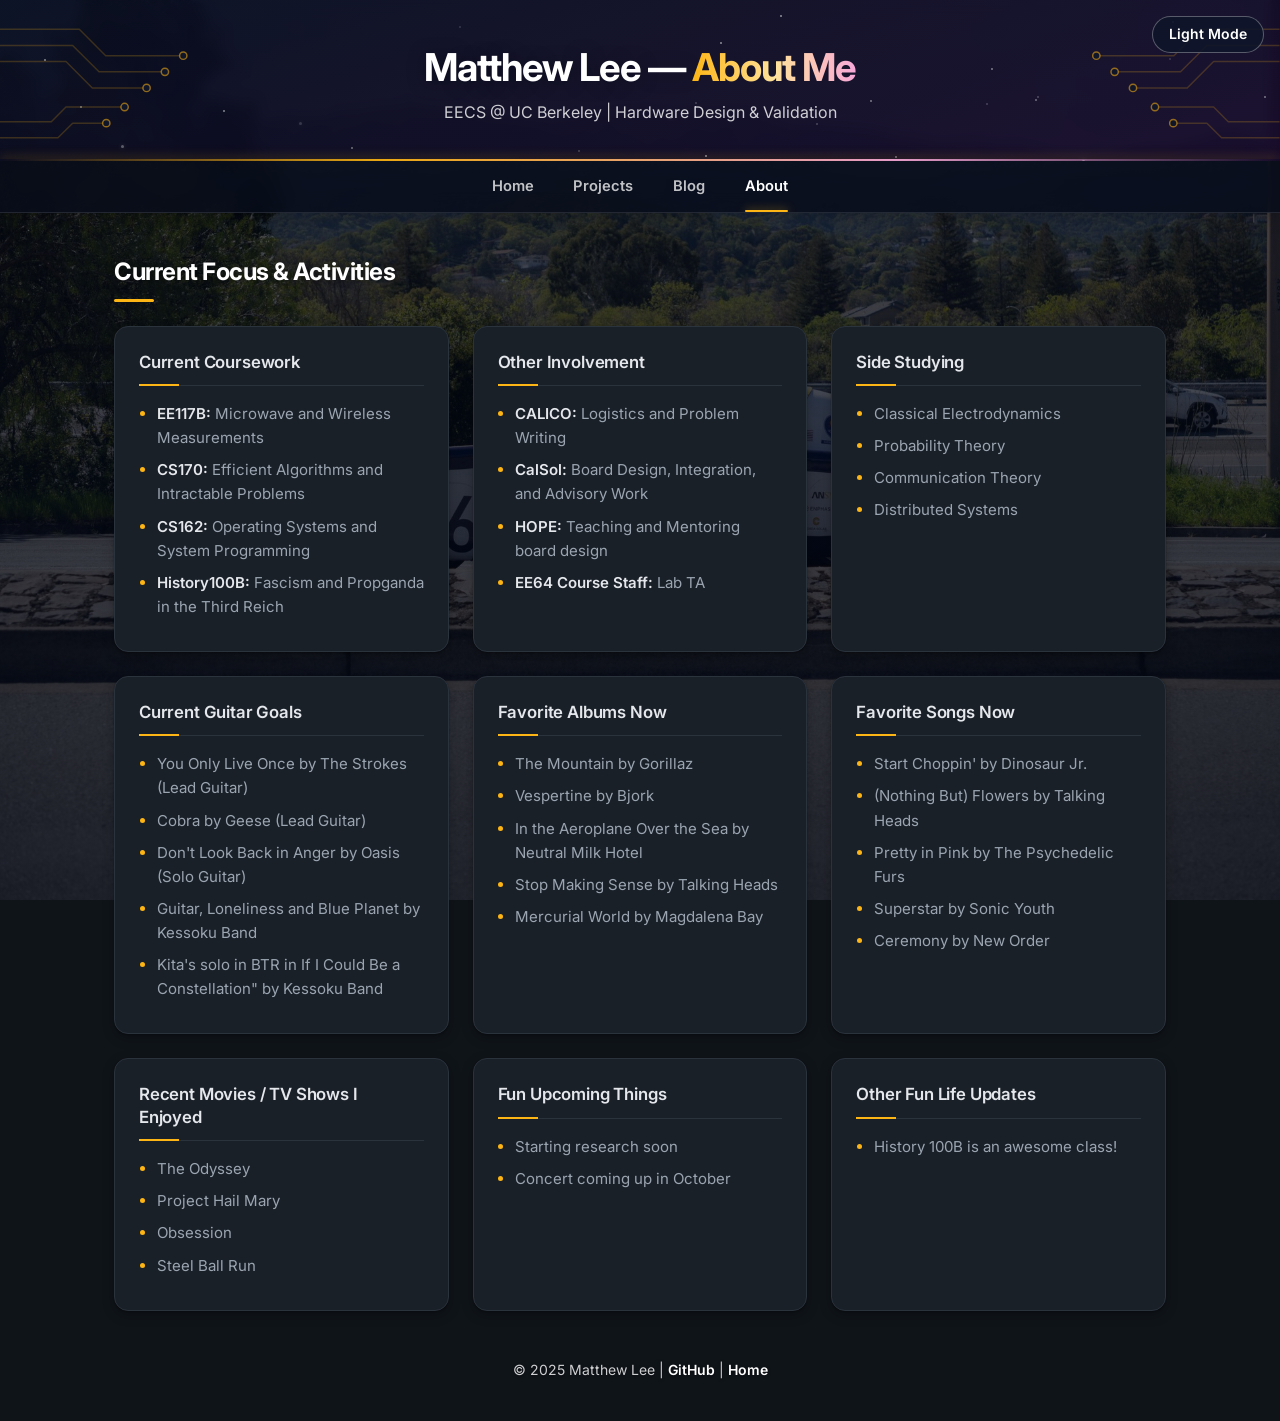
<file: about.html>
<!DOCTYPE html>
<html lang="en">
<head>
  <meta charset="UTF-8" />
  <meta name="viewport" content="width=device-width, initial-scale=1.0" />
  <title>About — Matthew Lee</title>
  <link rel="preconnect" href="https://fonts.googleapis.com">
  <link rel="preconnect" href="https://fonts.gstatic.com" crossorigin>
  <link href="https://fonts.googleapis.com/css2?family=Inter:wght@400;500;600;700&display=swap" rel="stylesheet">
  <link rel="stylesheet" href="theme.css">
  <style>
    /* Page background (overrides theme.css) */
    .page-bg::before {
      background-image: url("images/wallpapers/about.jpg");
      background-position: center 70%;
    }

    /* 3x3 card grid */
    .grid-container {
      display: grid;
      grid-template-columns: repeat(3, 1fr);
      gap: var(--gutter);
    }

    .card {
      background: var(--surface);
      border: 1px solid var(--border);
      border-radius: var(--radius);
      box-shadow: var(--shadow);
      padding: 1.5rem;
      display: flex;
      flex-direction: column;
      transition: box-shadow 0.2s ease;
    }
    .card:hover { box-shadow: var(--shadow-hover); }

    .card h3 {
      position: relative;
      margin: 0 0 1rem;
      padding-bottom: 0.75rem;
      border-bottom: 1px solid var(--border);
      font-size: 1.05rem;
      font-weight: 600;
      letter-spacing: -0.01em;
      line-height: 1.35;
    }
    .card h3::after {
      content: "";
      position: absolute;
      left: 0;
      bottom: -1px;
      width: 40px;
      height: 2px;
      background: var(--accent-2);
    }

    .card ul {
      margin: 0;
      padding-left: 1.1rem;
    }
    .card li {
      margin-bottom: 0.5rem;
      font-size: 0.94rem;
      color: var(--muted);
    }
    .card li::marker { color: var(--accent-2); }
    .card li b { color: var(--text); font-weight: 600; }

    @media (max-width: 900px) {
      .grid-container { grid-template-columns: repeat(2, 1fr); }
    }
    @media (max-width: 600px) {
      .grid-container { grid-template-columns: 1fr; }
    }
  </style>
  <link rel="stylesheet" href="nav.css">
</head>
<body class="dark-mode">
  <div class="page-bg" aria-hidden="true"></div>

  <!-- Matching Main Header -->
  <header>
    <div class="header-deco" aria-hidden="true">
      <div class="stars"></div>
      <svg class="traces traces-left" viewBox="0 0 260 220" preserveAspectRatio="xMinYMid meet">
          <g>
            <path class="trace" d="M0 40 H108.2 L144.2 76 H250"/>
            <circle class="via" cx="250" cy="76" r="5"/>
            <path class="trace" d="M0 62 H99.1 L135.1 98 H225"/>
            <circle class="via" cx="225" cy="98" r="5"/>
            <path class="trace" d="M0 84 H90 L126 120 H200"/>
            <circle class="via" cx="200" cy="120" r="5"/>
            <path class="trace" d="M0 166 H70 L90 146 H170"/>
            <circle class="via" cx="170" cy="146" r="5"/>
            <path class="trace" d="M0 188 H79.1 L99.1 168 H145"/>
            <circle class="via" cx="145" cy="168" r="5"/>
          </g>
      </svg>
      <svg class="traces traces-right" viewBox="0 0 260 220" preserveAspectRatio="xMaxYMid meet">
          <g transform="translate(260 0) scale(-1 1)">
            <path class="trace" d="M0 40 H108.2 L144.2 76 H250"/>
            <circle class="via" cx="250" cy="76" r="5"/>
            <path class="trace" d="M0 62 H99.1 L135.1 98 H225"/>
            <circle class="via" cx="225" cy="98" r="5"/>
            <path class="trace" d="M0 84 H90 L126 120 H200"/>
            <circle class="via" cx="200" cy="120" r="5"/>
            <path class="trace" d="M0 166 H70 L90 146 H170"/>
            <circle class="via" cx="170" cy="146" r="5"/>
            <path class="trace" d="M0 188 H79.1 L99.1 168 H145"/>
            <circle class="via" cx="145" cy="168" r="5"/>
          </g>
      </svg>
    </div>

    <h1>Matthew Lee — <span class="title-accent">About Me</span></h1>
    <p>EECS @ UC Berkeley | Hardware Design &amp; Validation</p>
    <button id="darkModeToggle">Light Mode</button>
  </header>

  <nav class="site-nav" aria-label="Main">
    <div class="site-nav-inner">
      <a href="index.html">Home</a>
      <a href="projects.html">Projects</a>
      <a href="blog.html">Blog</a>
      <a href="about.html" aria-current="page">About</a>
    </div>
  </nav>

  <main class="wrap">
    
    <!-- Matching Sub-Header Navigation -->
    <div class="page-head">
      <h2>Current Focus & Activities</h2>
    </div>

    <!-- 3 Column x 3 Row Grid -->
    <div class="grid-container">

      <!-- Row 1 -->
      <div class="card">
        <h3> Current Coursework</h3>
        <ul>
          <li> <b> EE117B: </b> Microwave and Wireless Measurements </li>
          <li><b> CS170: </b> Efficient Algorithms and Intractable Problems </li>
          <li><b> CS162: </b> Operating Systems and System Programming </li>
          <li><b> History100B: </b> Fascism and Propganda in the Third Reich </li>
        </ul>
      </div>

      <div class="card">
        <h3> Other Involvement </h3>
        <ul>
          <li><b> CALICO: </b> Logistics and Problem Writing </li>
          <li><b> CalSol: </b> Board Design, Integration, and Advisory Work </li>
          <li><b> HOPE: </b> Teaching and Mentoring board design</li>
          <li><b> EE64 Course Staff: </b> Lab TA</li>
        </ul>
      </div>

      <div class="card">
        <h3> Side Studying </h3>
        <ul>
          <li> Classical Electrodynamics </li>
          <li> Probability Theory </li>
          <li> Communication Theory </li>
          <li> Distributed Systems </li>
        </ul>
      </div>

      <!-- Row 2 -->
      <div class="card">
        <h3> Current Guitar Goals </h3>
        <ul>
          <li> You Only Live Once by The Strokes (Lead Guitar) </li>
          <li> Cobra by Geese (Lead Guitar) </li>
          <li> Don't Look Back in Anger by Oasis (Solo Guitar) </li>
          <li> Guitar, Loneliness and Blue Planet by Kessoku Band </li>
          <li> Kita's solo in BTR in If I Could Be a Constellation" by Kessoku Band </li>
        </ul>
      </div>

      <div class="card">
        <h3> Favorite Albums Now </h3>
        <ul>
          <li> The Mountain by Gorillaz </li>
          <li> Vespertine by Bjork </li>
          <li> In the Aeroplane Over the Sea by Neutral Milk Hotel </li>
          <li> Stop Making Sense by Talking Heads </li>
          <li> Mercurial World by Magdalena Bay </li>
        </ul>
      </div>

      <div class="card">
        <h3> Favorite Songs Now </h3>
        <ul>
          <li> Start Choppin' by Dinosaur Jr. </li>
          <li> (Nothing But) Flowers by Talking Heads </li>
          <li> Pretty in Pink by The Psychedelic Furs </li>
          <li> Superstar by Sonic Youth </li>
          <li> Ceremony by New Order </li>
        </ul>
      </div>

      <!-- Row 3 -->
      <div class="card">
        <h3> Recent Movies / TV Shows I Enjoyed </h3>
        <ul>
          <li> The Odyssey </li>
          <li> Project Hail Mary </li>
          <li> Obsession </li>
          <li> Steel Ball Run </li>
        </ul>
      </div>

      <div class="card">
        <h3> Fun Upcoming Things </h3>
        <ul>
          <li> Starting research soon </li>
          <li> Concert coming up in October </li>
        </ul>
      </div>

      <div class="card">
        <h3> Other Fun Life Updates </h3>
        <ul>
          <li> History 100B is an awesome class! </li>
        </ul>
      </div>

    </div>

  </main>

  <footer>
    <p>© 2025 Matthew Lee | <a href="https://github.com/username">GitHub</a> | <a href="index.html">Home</a></p>
  </footer>

  <script src="theme.js"></script>

  <script src="lightbox.js"></script>
</body>
</html>
</file>
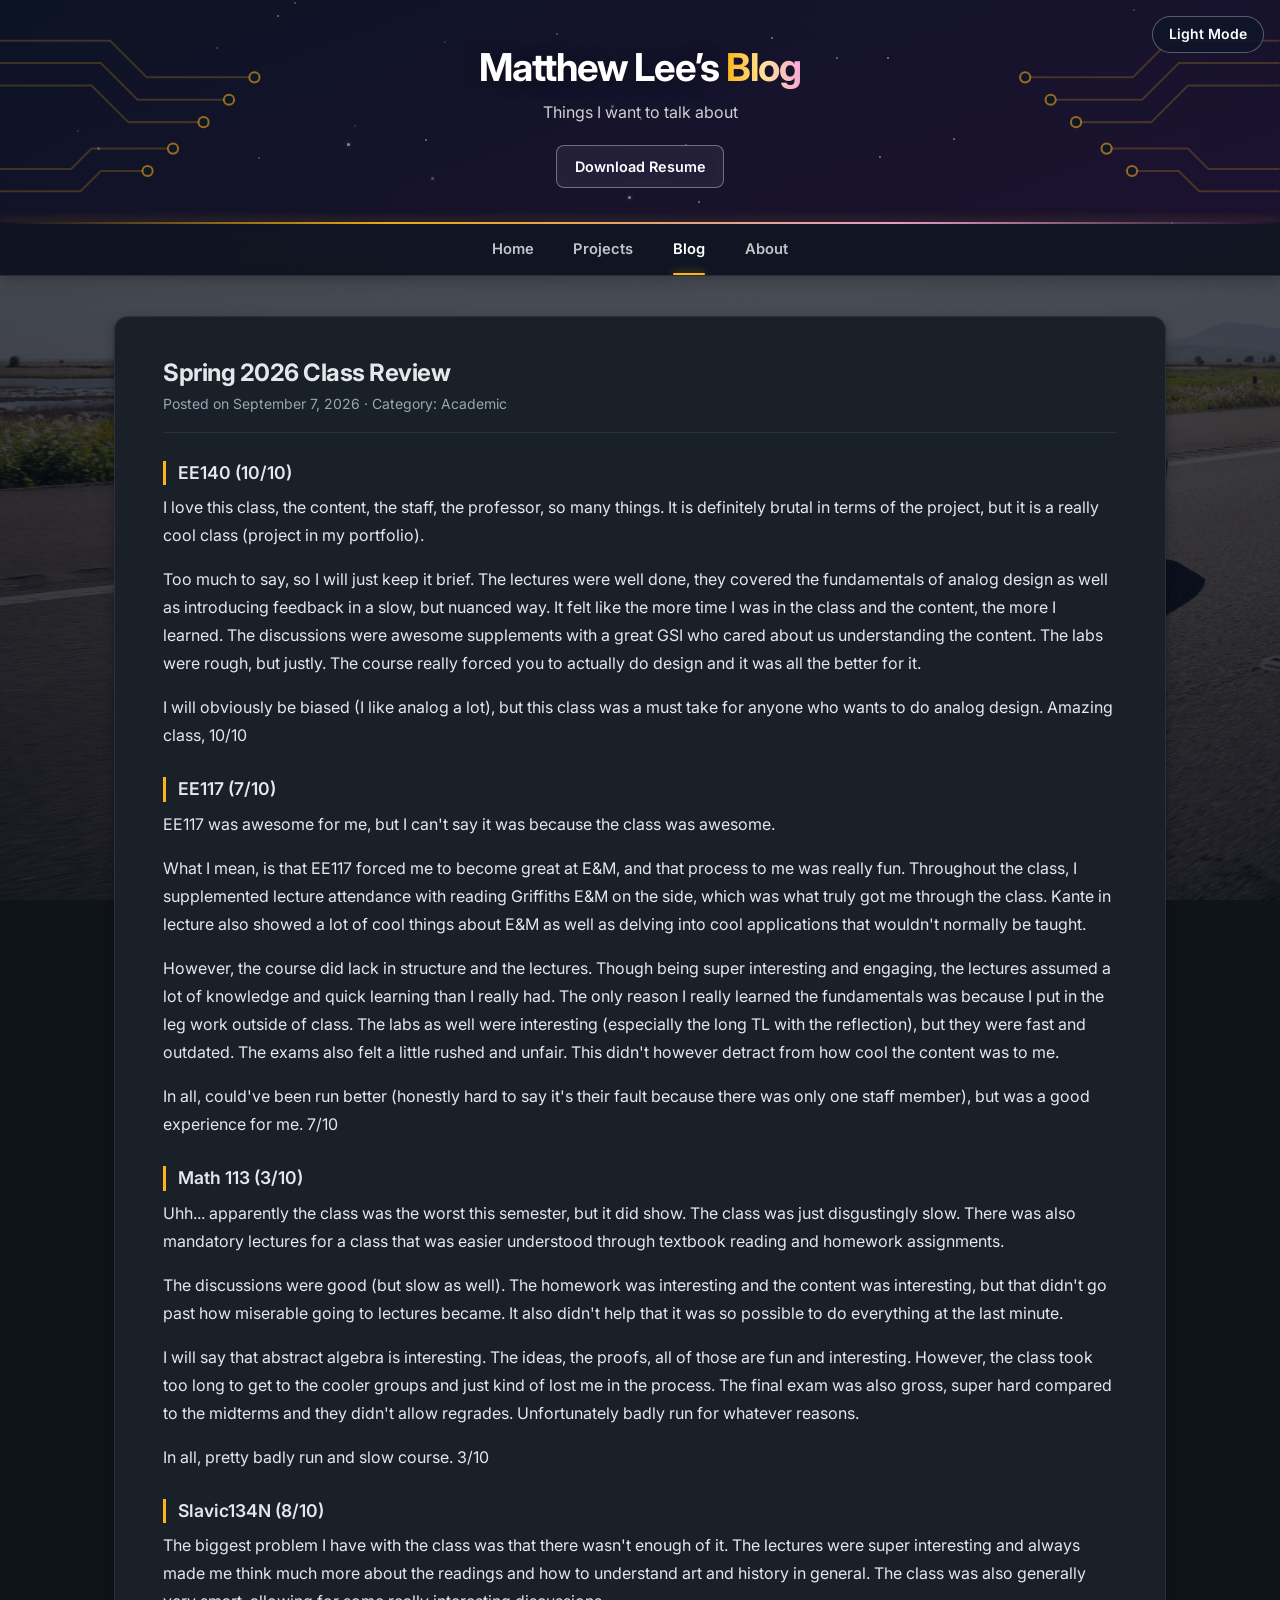
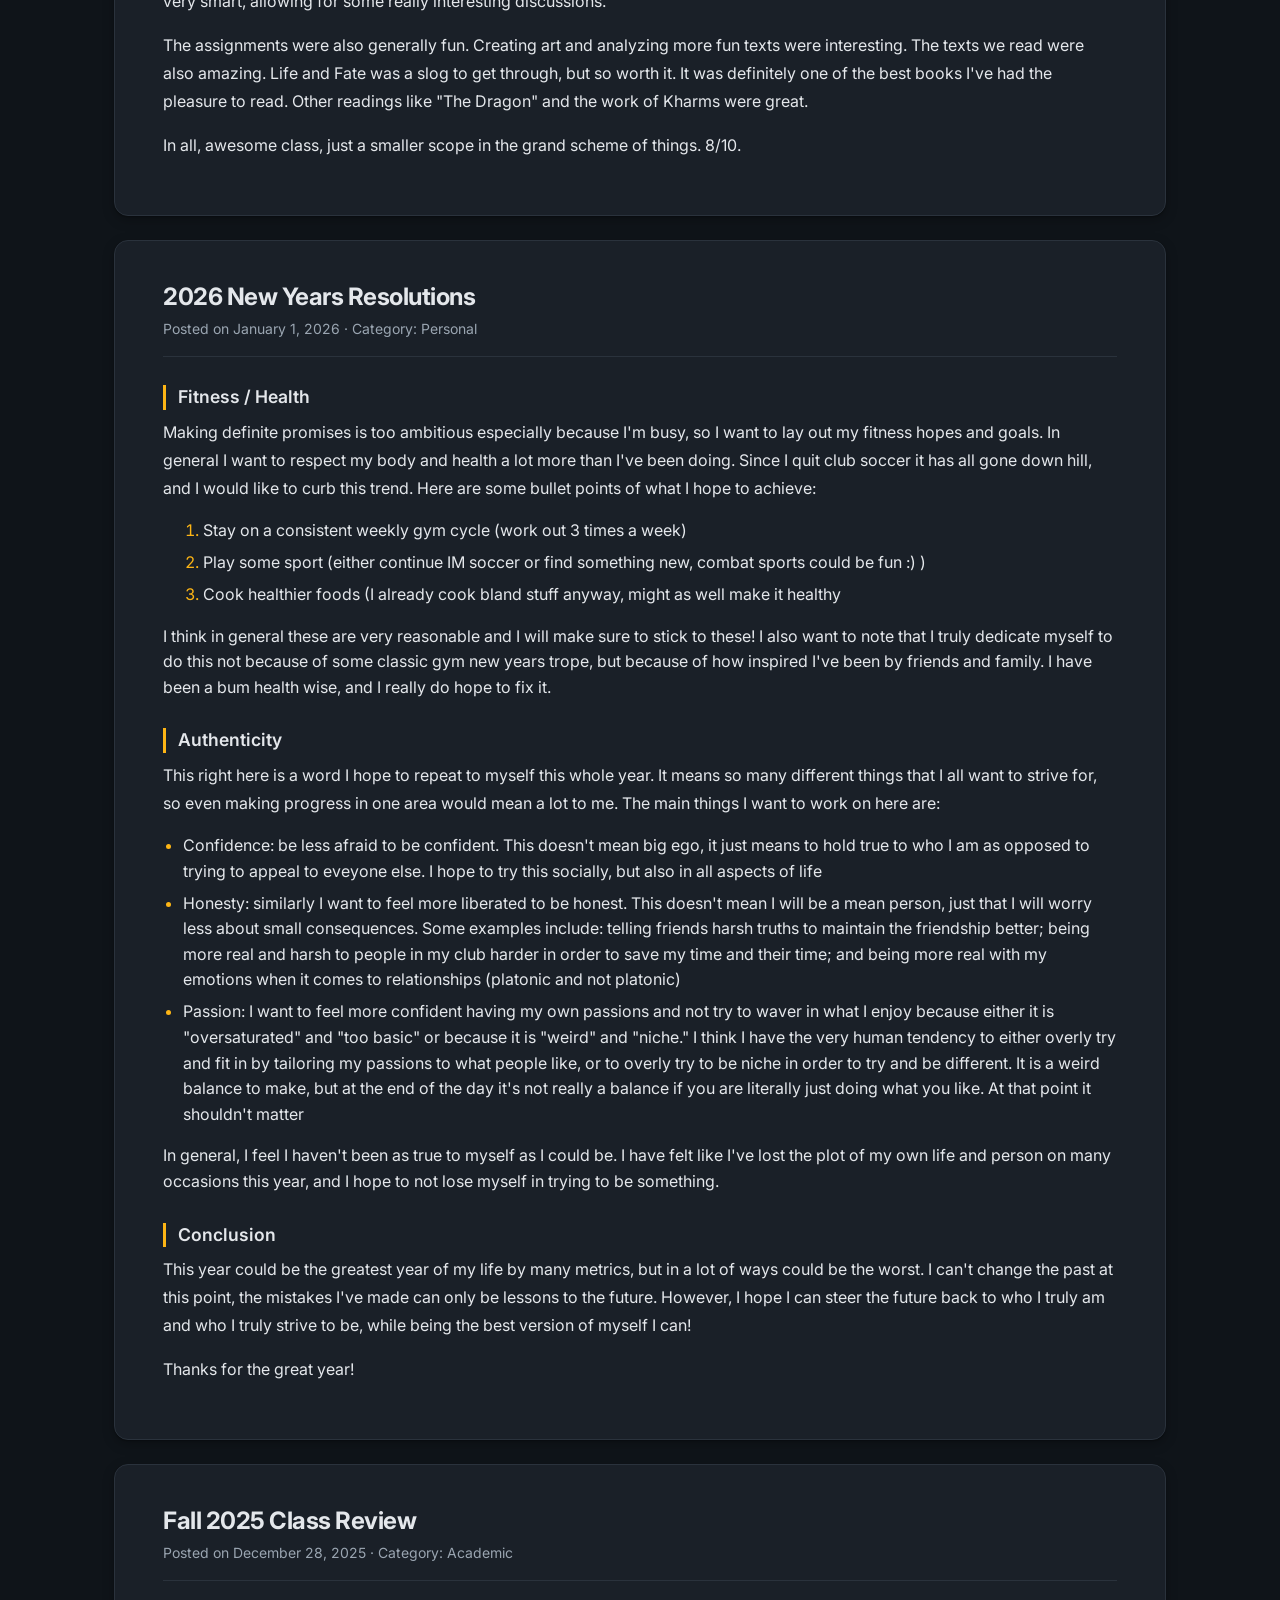
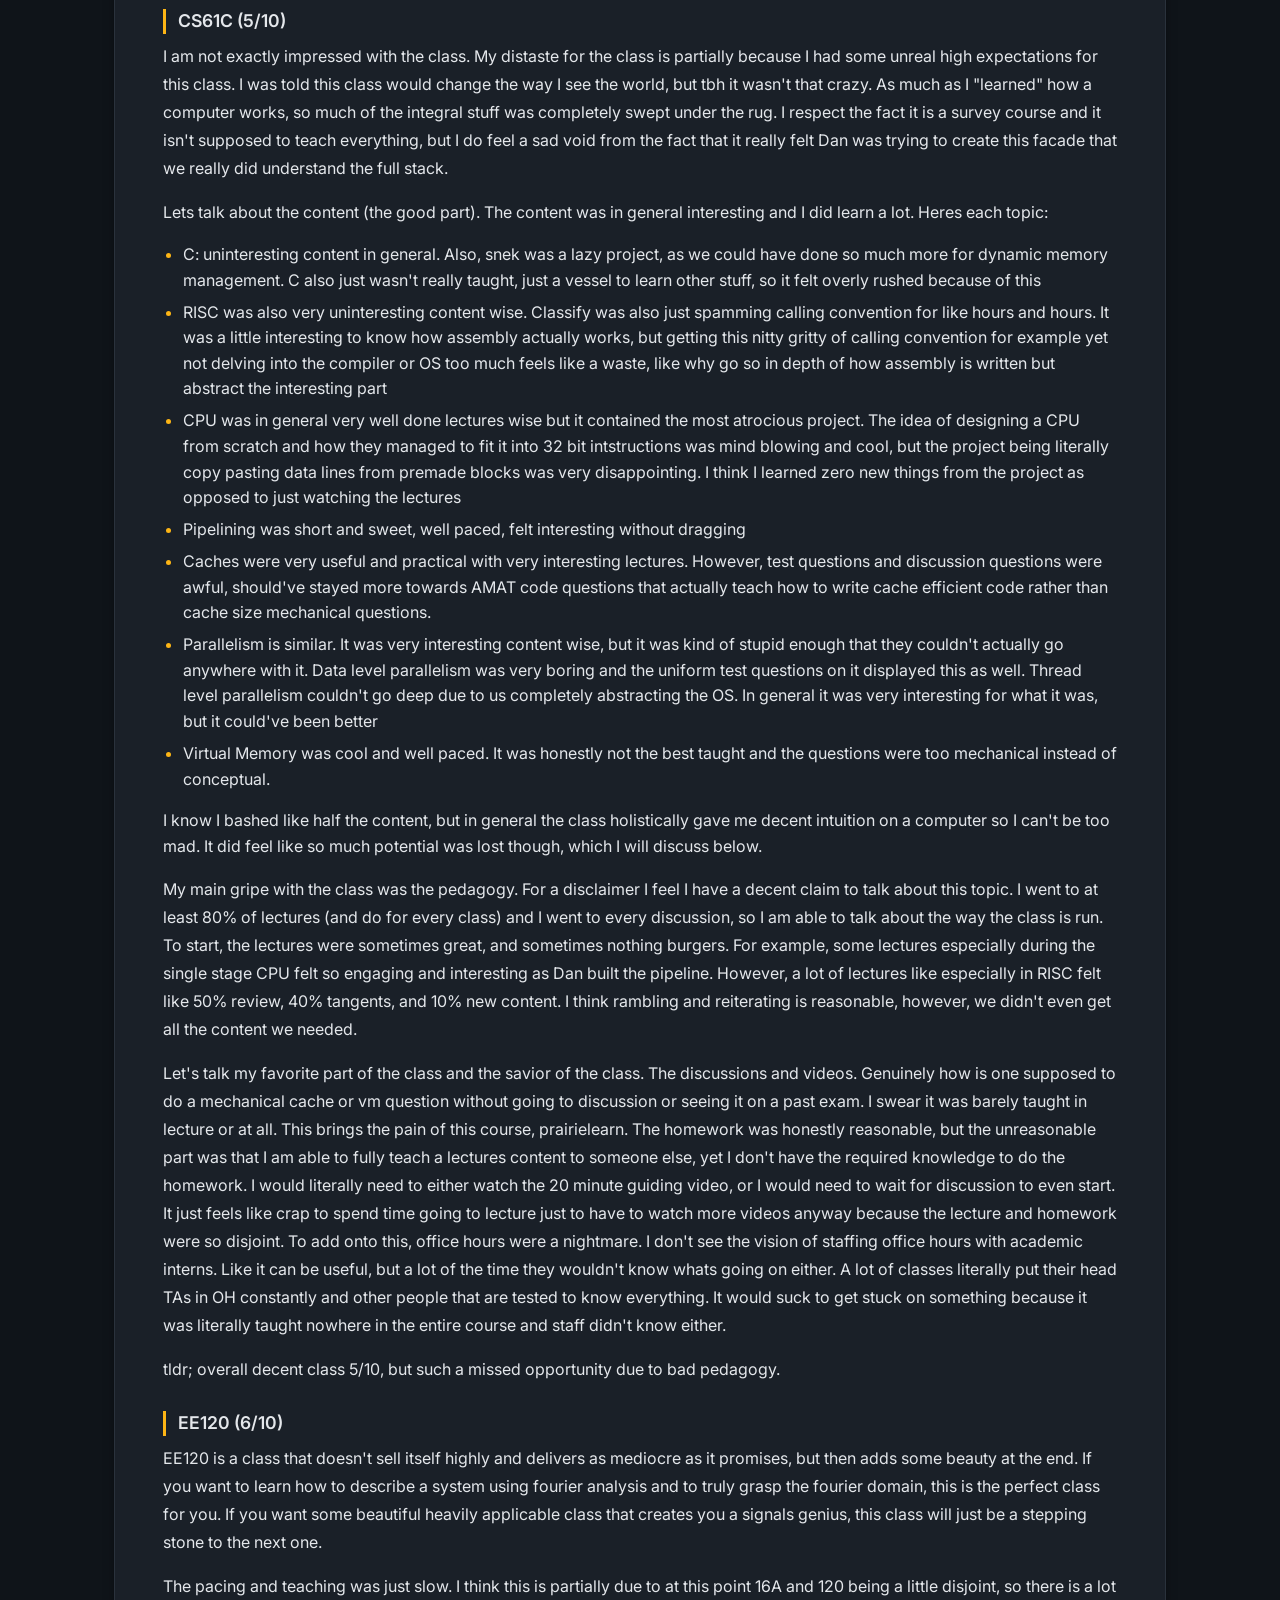
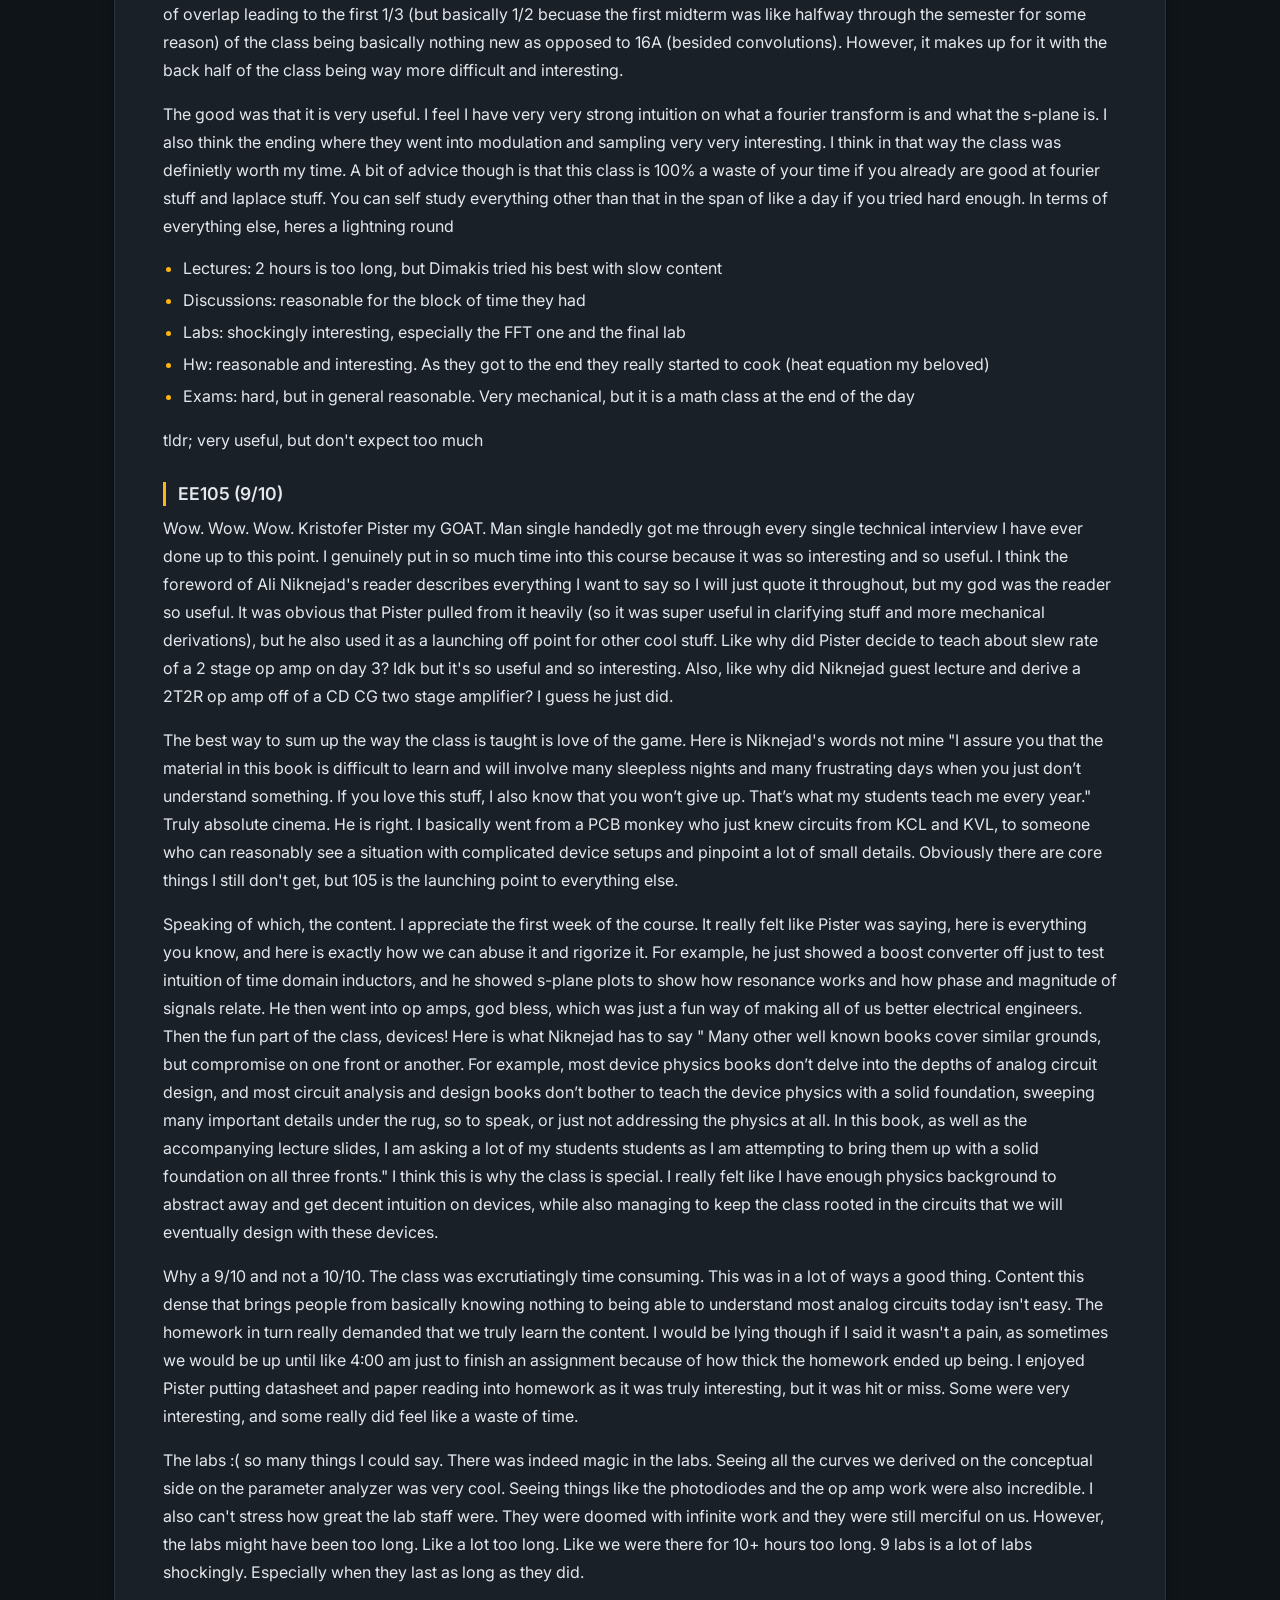
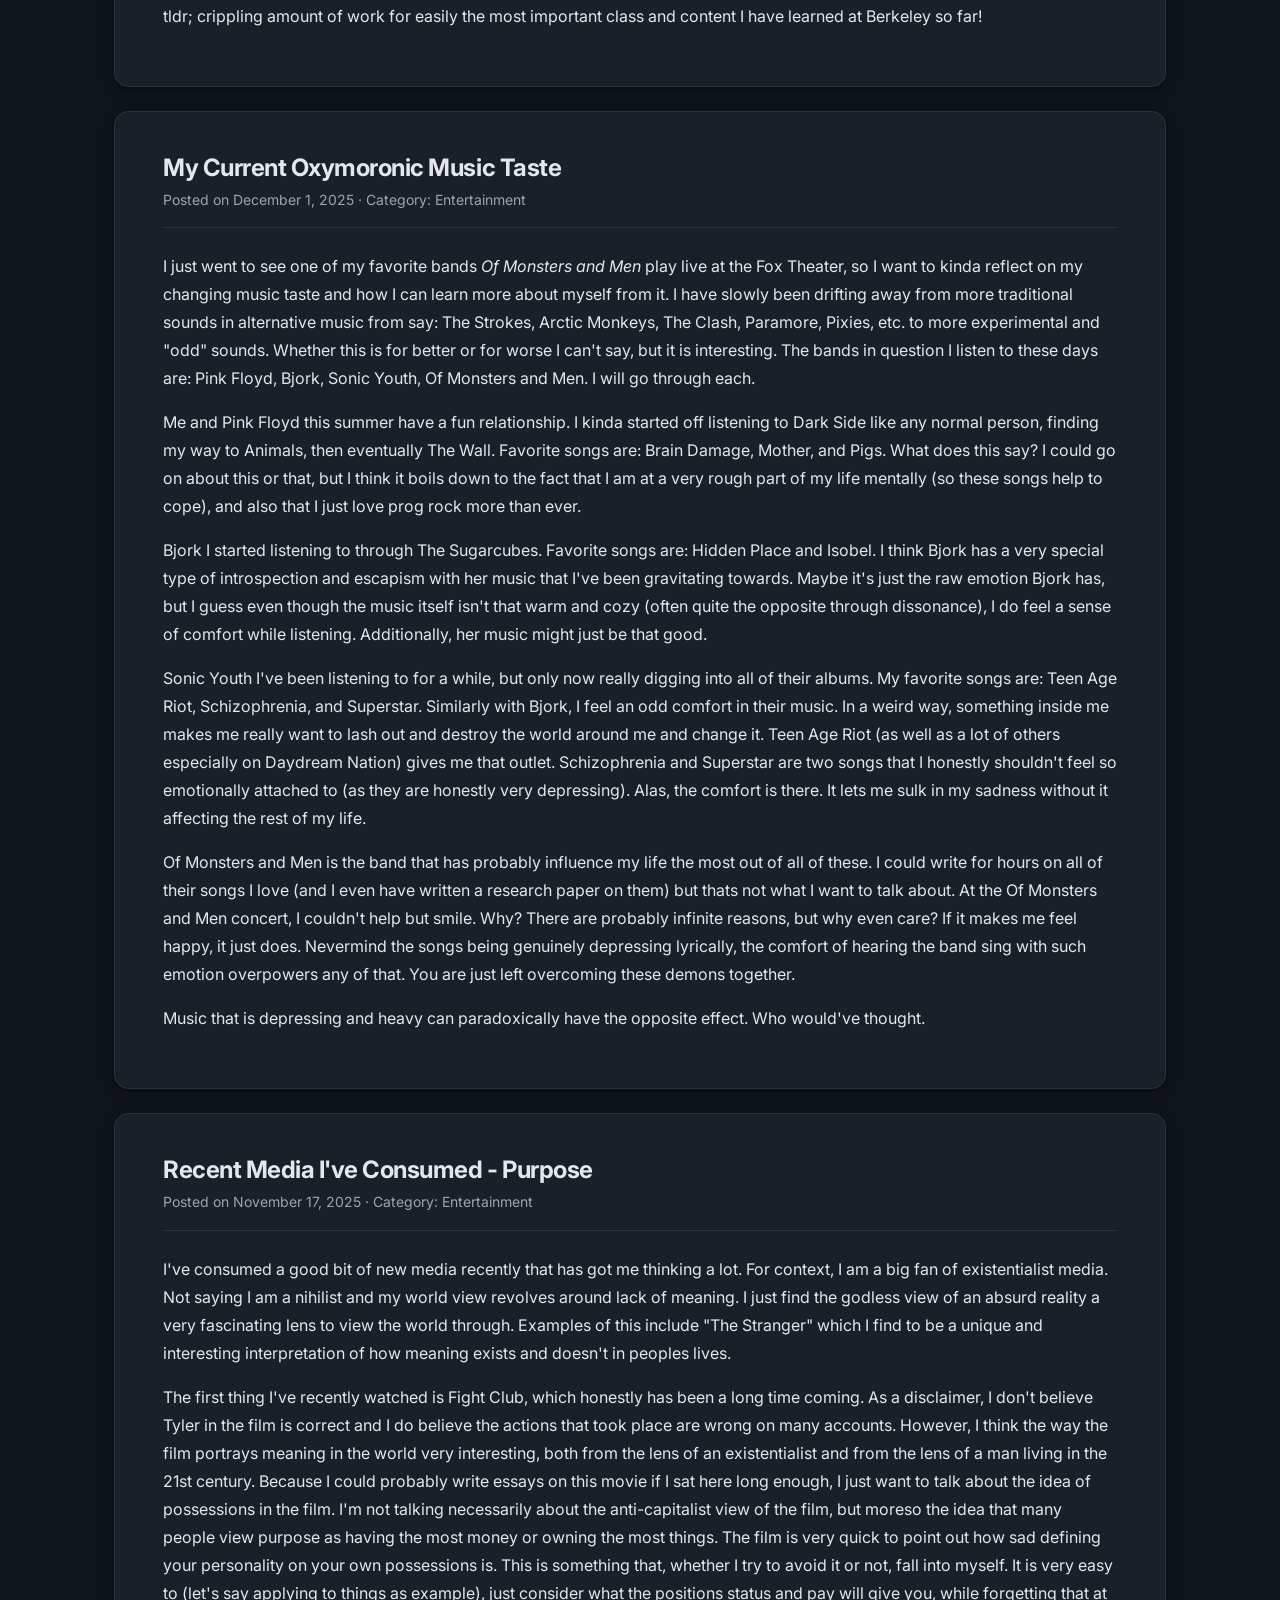
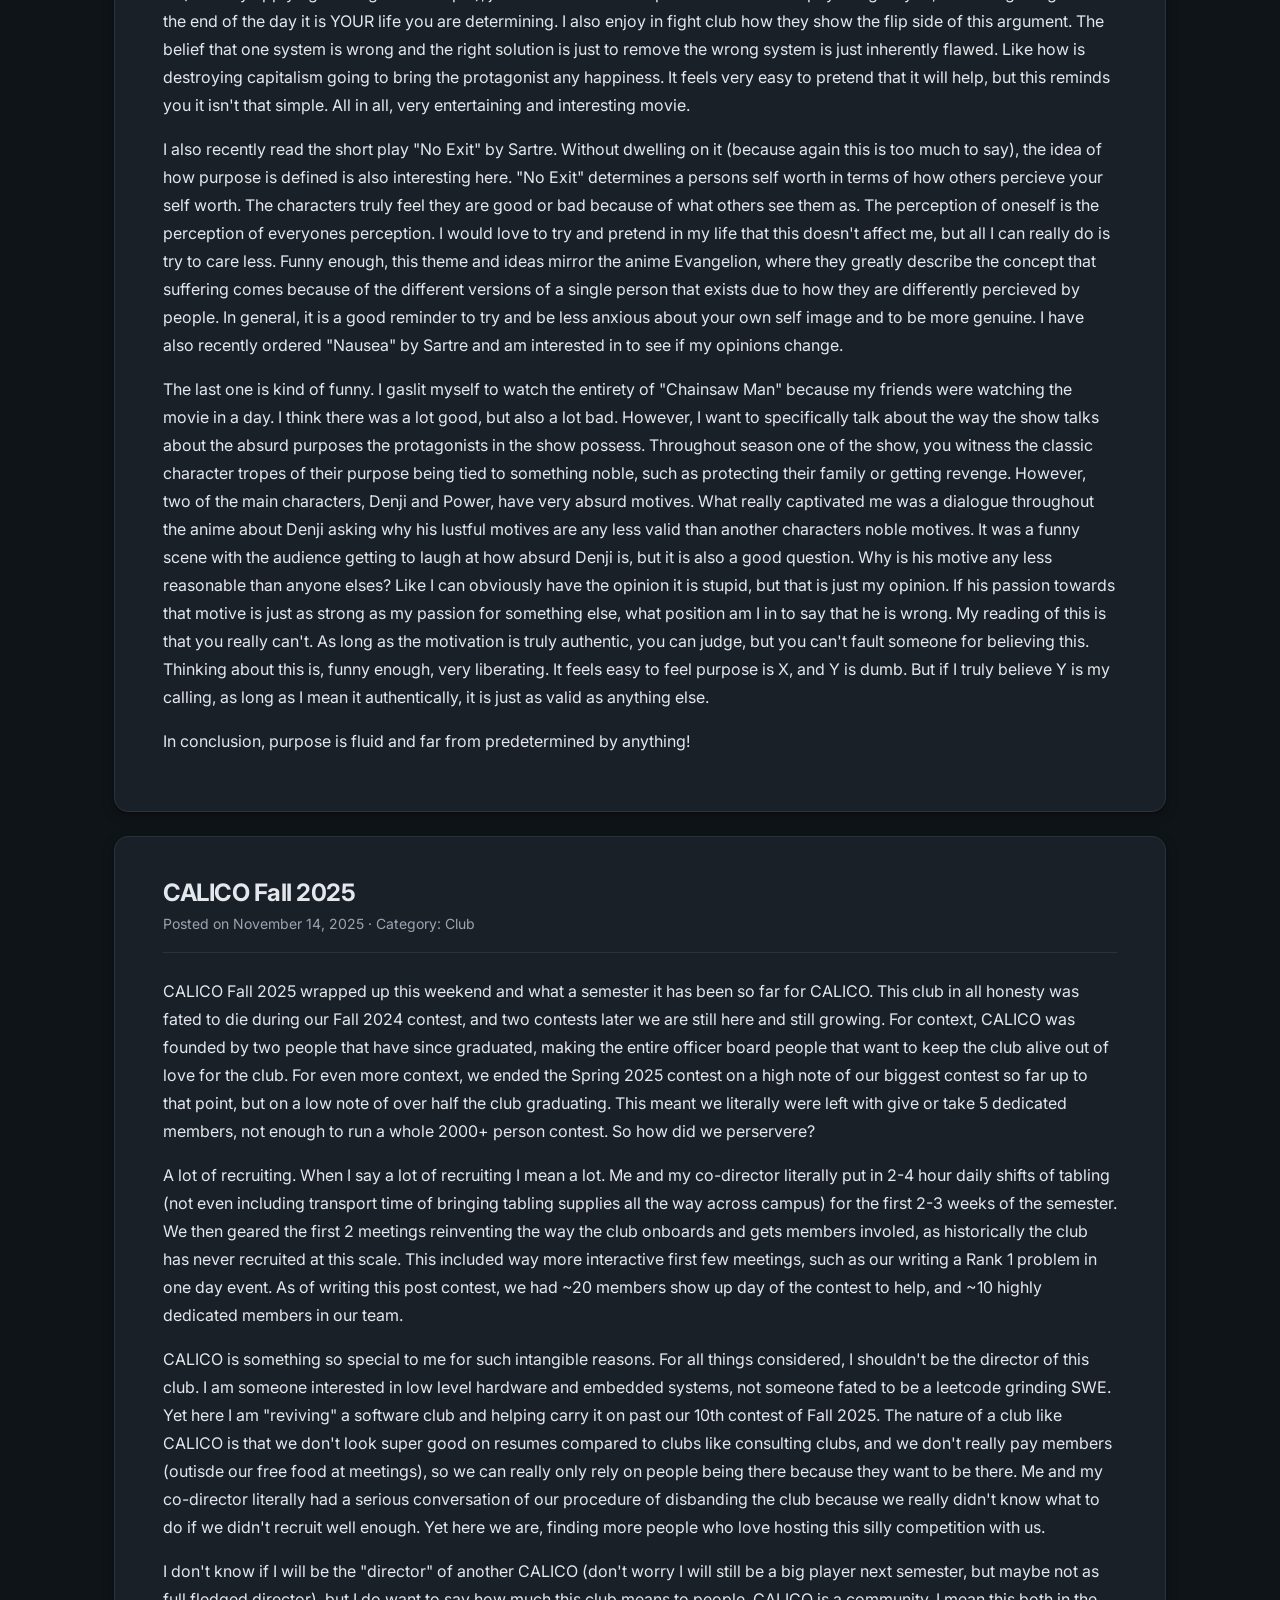
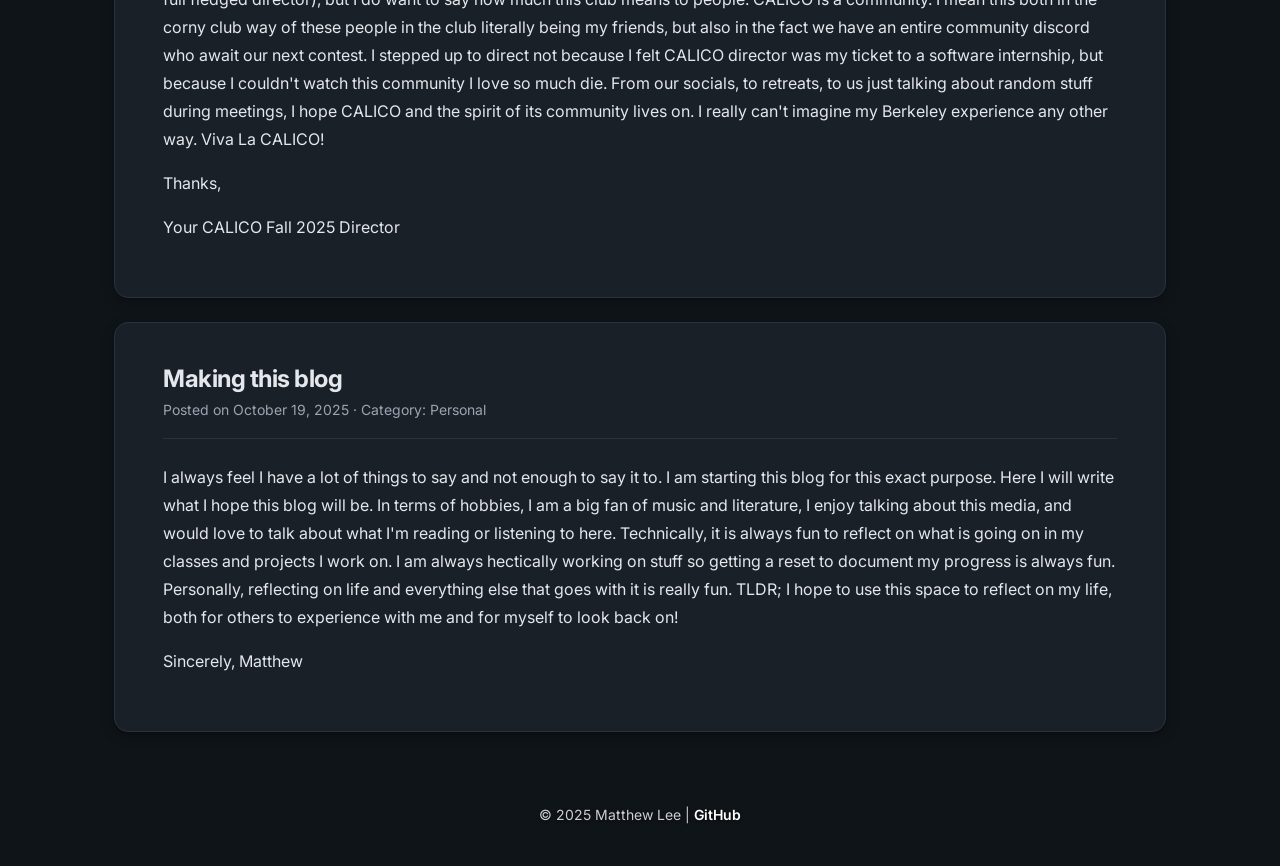
<file: blog.html>
<!DOCTYPE html>
<html lang="en">
<head>
  <meta charset="UTF-8" />
  <meta name="viewport" content="width=device-width, initial-scale=1.0" />
  <title>Matthew Lee Blog</title>
  <link rel="icon" type="image/png" href="images/favicon.png">
  <link rel="preconnect" href="https://fonts.googleapis.com">
  <link rel="preconnect" href="https://fonts.gstatic.com" crossorigin>
  <link href="https://fonts.googleapis.com/css2?family=Inter:wght@400;500;600;700&display=swap" rel="stylesheet">
  <link rel="stylesheet" href="theme.css">
  <style>
    /* Page background (overrides theme.css) */
    .page-bg::before {
      background-image: url("images/wallpapers/blog.jpg");
      background-position: center 65%;
    }

    .container {
      max-width: var(--max);
      margin: 2.5rem auto 0;
      padding: 0 var(--gutter);
    }

    .post-card {
      background: var(--surface);
      border: 1px solid var(--border);
      border-radius: var(--radius);
      box-shadow: var(--shadow);
      padding: 2.5rem 3rem;
      margin-bottom: var(--gutter);
    }

    .post-card h2 {
      margin: 0 0 0.35rem;
      font-size: 1.5rem;
      font-weight: 700;
      letter-spacing: -0.02em;
      line-height: 1.3;
    }

    .post-meta {
      margin-bottom: 1.5rem;
      padding-bottom: 1rem;
      border-bottom: 1px solid var(--border);
      color: var(--muted);
      font-size: 0.875rem;
    }

    .post-card h3 {
      margin: 1.75rem 0 0.5rem;
      padding-left: 0.75rem;
      border-left: 3px solid var(--accent-2);
      font-size: 1.1rem;
      font-weight: 600;
      line-height: 1.4;
    }

    .post-card p {
      margin: 0 0 1rem;
      line-height: 1.75;
    }

    .post-card ul { padding-left: 1.25rem; }
    .post-card li { margin-bottom: 0.4rem; }
    .post-card li::marker { color: var(--accent-2); }

    .read-more {
      display: inline-block;
      margin-top: 1rem;
      font-weight: 600;
    }
    .read-more:hover { text-decoration: underline; }

    @media (max-width: 640px) {
      .post-card { padding: 1.5rem; }
    }
  </style>
  <link rel="stylesheet" href="nav.css">
</head>
<body class="dark-mode">
  <div class="page-bg" aria-hidden="true"></div>
  <header>
    <div class="header-deco" aria-hidden="true">
      <div class="stars"></div>
      <svg class="traces traces-left" viewBox="0 0 260 220" preserveAspectRatio="xMinYMid meet">
          <g>
            <path class="trace" d="M0 40 H108.2 L144.2 76 H250"/>
            <circle class="via" cx="250" cy="76" r="5"/>
            <path class="trace" d="M0 62 H99.1 L135.1 98 H225"/>
            <circle class="via" cx="225" cy="98" r="5"/>
            <path class="trace" d="M0 84 H90 L126 120 H200"/>
            <circle class="via" cx="200" cy="120" r="5"/>
            <path class="trace" d="M0 166 H70 L90 146 H170"/>
            <circle class="via" cx="170" cy="146" r="5"/>
            <path class="trace" d="M0 188 H79.1 L99.1 168 H145"/>
            <circle class="via" cx="145" cy="168" r="5"/>
          </g>
      </svg>
      <svg class="traces traces-right" viewBox="0 0 260 220" preserveAspectRatio="xMaxYMid meet">
          <g transform="translate(260 0) scale(-1 1)">
            <path class="trace" d="M0 40 H108.2 L144.2 76 H250"/>
            <circle class="via" cx="250" cy="76" r="5"/>
            <path class="trace" d="M0 62 H99.1 L135.1 98 H225"/>
            <circle class="via" cx="225" cy="98" r="5"/>
            <path class="trace" d="M0 84 H90 L126 120 H200"/>
            <circle class="via" cx="200" cy="120" r="5"/>
            <path class="trace" d="M0 166 H70 L90 146 H170"/>
            <circle class="via" cx="170" cy="146" r="5"/>
            <path class="trace" d="M0 188 H79.1 L99.1 168 H145"/>
            <circle class="via" cx="145" cy="168" r="5"/>
          </g>
      </svg>
    </div>

    <h1>Matthew Lee’s <span class="title-accent">Blog</span></h1>
    <p>Things I want to talk about</p>
    <div class="header-actions">
      <a class="btn btn-secondary" href="assets/Matthew_HW_Resume_10_19_25.pdf">Download Resume</a>
    </div>
    <button id="darkModeToggle">Light Mode</button>
  </header>

  <nav class="site-nav" aria-label="Main">
    <div class="site-nav-inner">
      <a href="index.html">Home</a>
      <a href="projects.html">Projects</a>
      <a href="blog.html" aria-current="page">Blog</a>
      <a href="about.html">About</a>
    </div>
  </nav>

  <main class="container">

    <div class="post-card">
      <h2> Spring 2026 Class Review </h2>
      <div class="post-meta">Posted on September 7, 2026 · Category: Academic </div>
       <h3> EE140 (10/10) </h3>
       <p>
         I love this class, the content, the staff, the professor, so many things. It is definitely brutal in terms of the
         project, but it is a really cool class (project in my portfolio).
       </p>
       <p>
         Too much to say, so I will just keep it brief. The lectures were well done, they covered the fundamentals of 
         analog design as well as introducing feedback in a slow, but nuanced way. It felt like the more time I was
         in the class and the content, the more I learned. The discussions were awesome supplements with a great GSI
         who cared about us understanding the content. The labs were rough, but justly. The course really forced you 
         to actually do design and it was all the better for it.
       </p>
       <p>
         I will obviously be biased (I like analog a lot), but this class was a must take for anyone who wants to do
         analog design. Amazing class, 10/10
       </p>
       <h3> EE117 (7/10) </h3>
       <p>
         EE117 was awesome for me, but I can't say it was because the class was awesome.
       </p>
       <p>
         What I mean, is that EE117 forced me to become great at E&M, and that process to me was really fun. Throughout
         the class, I supplemented lecture attendance with reading Griffiths E&M on the side, which was what truly got me through
         the class. Kante in lecture also showed a lot of cool things about E&M as well as delving into cool applications that
         wouldn't normally be taught.
       </p>
       <p>
         However, the course did lack in structure and the lectures. Though being super interesting and engaging, the lectures
         assumed a lot of knowledge and quick learning than I really had. The only reason I really learned the fundamentals
         was because I put in the leg work outside of class. The labs as well were interesting (especially the long TL with
         the reflection), but they were fast and outdated. The exams also felt a little rushed and unfair. This didn't however
         detract from how cool the content was to me.
       </p>
       <p>
         In all, could've been run better (honestly hard to say it's their fault because there was only one staff member),
         but was a good experience for me. 7/10
       </p>
       <h3>
         Math 113 (3/10)
       </h3>
       <p>
         Uhh... apparently the class was the worst this semester, but it did show. The class was just disgustingly slow. There was
         also mandatory lectures for a class that was easier understood through textbook reading and homework assignments.
       <p>
         The discussions were good (but slow as well). The homework was interesting and the content was interesting, but that
         didn't go past how miserable going to lectures became. It also didn't help that it was so possible to do everything at
         the last minute.
       </p>
       <p>
         I will say that abstract algebra is interesting. The ideas, the proofs, all of those are fun and interesting. However,
         the class took too long to get to the cooler groups and just kind of lost me in the process. The final exam was also gross,
         super hard compared to the midterms and they didn't allow regrades. Unfortunately badly run for whatever reasons.
       </p>
       <p>
         In all, pretty badly run and slow course. 3/10
       </p>
      <h3>
         Slavic134N (8/10)
       </h3>
       <p>
         The biggest problem I have with the class was that there wasn't enough of it. The lectures were super interesting
         and always made me think much more about the readings and how to understand art and history in general. The class
         was also generally very smart, allowing for some really interesting discussions.
       <p>
         The assignments were also generally fun. Creating art and analyzing more fun texts were interesting. The texts we
         read were also amazing. Life and Fate was a slog to get through, but so worth it. It was definitely one of the best
         books I've had the pleasure to read. Other readings like "The Dragon" and the work of Kharms were great.
       </p>
       <p>
         In all, awesome class, just a smaller scope in the grand scheme of things. 8/10.
       </p>
    </div>

  <div class="post-card">
      <h2> 2026 New Years Resolutions </h2>
      <div class="post-meta">Posted on January 1, 2026 · Category: Personal </div>
       <h3> Fitness / Health </h3>  
       <p>
         Making definite promises is too ambitious especially because I'm busy, so I want to lay out my fitness hopes and goals.
         In general I want to respect my body and health a lot more than I've been doing. Since I quit club soccer it has all gone
         down hill, and I would like to curb this trend. Here are some bullet points of what I hope to achieve:
         <ol>
           <li> Stay on a consistent weekly gym cycle (work out 3 times a week) </li>
           <li> Play some sport (either continue IM soccer or find something new, combat sports could be fun :) ) </li>
           <li> Cook healthier foods (I already cook bland stuff anyway, might as well make it healthy</li>
         </ol>
         I think in general these are very reasonable and I will make sure to stick to these! I also want to note that I truly dedicate
         myself to do this not because of some classic gym new years trope, but because of how inspired I've been by friends and family.
         I have been a bum health wise, and I really do hope to fix it.
       </p>
       <h3> Authenticity </h3>
       <p>
         This right here is a word I hope to repeat to myself this whole year. It means so many different things that I all want to
         strive for, so even making progress in one area would mean a lot to me. The main things I want to work on here are:
         <ul>
           <li> 
             Confidence: be less afraid to be confident. This doesn't mean big ego, it just means to hold true to who I am
             as opposed to trying to appeal to eveyone else. I hope to try this socially, but also in all aspects of life 
           </li>
           <li> 
             Honesty: similarly I want to feel more liberated to be honest. This doesn't mean I will be a mean person, just
             that I will worry less about small consequences. Some examples include: telling friends harsh truths to maintain the
             friendship better; being more real and harsh to people in my club harder in order to save my time and their time; and
             being more real with my emotions when it comes to relationships (platonic and not platonic) 
           </li>
           <li>
             Passion: I want to feel more confident having my own passions and not try to waver in what I enjoy because either it is
             "oversaturated" and "too basic" or because it is "weird" and "niche." I think I have the very human tendency to either overly
             try and fit in by tailoring my passions to what people like, or to overly try to be niche in order to try and be different. It 
             is a weird balance to make, but at the end of the day it's not really a balance if you are literally just doing what you like. At
             that point it shouldn't matter
           </li>
         </ul>
         In general, I feel I haven't been as true to myself as I could be. I have felt like I've lost the plot of my own life and person on
         many occasions this year, and I hope to not lose myself in trying to be something. 
       </p>
       <h3> Conclusion </h3>
       <p>
         This year could be the greatest year of my life by many metrics, but in a lot of ways could be the worst. I can't change the past at this
         point, the mistakes I've made can only be lessons to the future. However, I hope I can steer the future back to who I truly am and who I truly
         strive to be, while being the best version of myself I can!
       </p>
       <p>
         Thanks for the great year!
       </p>
    </div>
    
  <div class="post-card">
      <h2> Fall 2025 Class Review </h2>
      <div class="post-meta">Posted on December 28, 2025 · Category: Academic </div>
       <h3> CS61C (5/10) </h3>
       <p>
         I am not exactly impressed with the class. My distaste for the class is partially because I had some unreal high expectations for
         this class. I was told this class would change the way I see the world, but tbh it wasn't that crazy. As much as I "learned" how
         a computer works, so much of the integral stuff was completely swept under the rug. I respect the fact it is a survey course and
         it isn't supposed to teach everything, but I do feel a sad void from the fact that it really felt Dan was trying to create this
         facade that we really did understand the full stack.
       </p>
       <p>
         Lets talk about the content (the good part). The content was in general interesting and I did learn a lot. Heres each topic: 
         <ul>
           <li>
             C: uninteresting content in general. Also, snek was a lazy project, as we could have done so much more for dynamic memory management. 
             C also just wasn't really taught, just a vessel to learn other stuff, so it felt overly rushed because of this
           </li>
           <li>
              RISC was also very uninteresting content wise. Classify was also just spamming calling convention for like hours and hours. It was a little 
              interesting to know how assembly actually works, but getting this nitty gritty of calling convention for example yet not delving into the compiler
              or OS too much feels like a waste, like why go so in depth of how assembly is written but abstract the interesting part
           </li>
           <li>
             CPU was in general very well done lectures wise but it contained the most atrocious project. The idea of designing a CPU from scratch and how 
             they managed to fit it into 32 bit intstructions was mind blowing and cool, but the project being literally copy pasting data lines from premade 
             blocks was very disappointing. I think I learned zero new things from the project as opposed to just watching the lectures
           </li>
           <li>
             Pipelining was short and sweet, well paced, felt interesting without dragging
           </li>
           <li>
             Caches were very useful and practical with very interesting lectures. However, test questions and discussion questions were awful,
             should've stayed more towards AMAT code questions that actually teach how to write cache efficient code rather than cache size mechanical questions.
           </li>
           <li>
             Parallelism is similar. It was very interesting content wise, but it was kind of stupid enough that they couldn't actually go anywhere
             with it. Data level parallelism was very boring and the uniform test questions on it displayed this as well. Thread level parallelism
             couldn't go deep due to us completely abstracting the OS. In general it was very interesting for what it was, but it could've been better
           </li>
           <li>
             Virtual Memory was cool and well paced. It was honestly not the best taught and the questions were too mechanical instead of conceptual.
           </li>
        </ul>
           I know I bashed like half the content, but in general the class holistically gave me decent intuition on a computer so I can't be too mad.
           It did feel like so much potential was lost though, which I will discuss below.
       </p>
       <p>
         My main gripe with the class was the pedagogy. For a disclaimer I feel I have a decent claim to talk about this topic. I went to at least 80%
         of lectures (and do for every class) and I went to every discussion, so I am able to talk about the way the class is run. To start, the lectures
         were sometimes great, and sometimes nothing burgers. For example, some lectures especially during the single stage CPU felt so engaging and interesting
         as Dan built the pipeline. However, a lot of lectures like especially in RISC felt like 50% review, 40% tangents, and 10% new content. I think rambling
         and reiterating is reasonable, however, we didn't even get all the content we needed.
       </p>
       <p>
         Let's talk my favorite part of the class and the savior of the class. The discussions and videos. Genuinely how is one supposed to do a mechanical
         cache or vm question without going to discussion or seeing it on a past exam. I swear it was barely taught in lecture or at all. This brings the pain of
         this course, prairielearn. The homework was honestly reasonable, but the unreasonable part was that I am able to fully teach a lectures content to
         someone else, yet I don't have the required knowledge to do the homework. I would literally need to either watch the 20 minute guiding video, or I
         would need to wait for discussion to even start. It just feels like crap to spend time going to lecture just to have to watch more videos anyway
         because the lecture and homework were so disjoint. To add onto this, office hours were a nightmare. I don't see the vision of staffing office hours
         with academic interns. Like it can be useful, but a lot of the time they wouldn't know whats going on either. A lot of classes literally put their
         head TAs in OH constantly and other people that are tested to know everything. It would suck to get stuck on something because it was literally
         taught nowhere in the entire course and staff didn't know either.
       </p>
       <p>
         tldr; overall decent class 5/10, but such a missed opportunity due to bad pedagogy.
       </p>
       <h3> EE120 (6/10) </h3>
       <p>
         EE120 is a class that doesn't sell itself highly and delivers as mediocre as it promises, but then adds some beauty at the end. If you want 
         to learn how to describe a system using fourier analysis and to truly grasp the fourier domain, this is the perfect class for you. If you
         want some beautiful heavily applicable class that creates you a signals genius, this class will just be a stepping stone to the next one.
       </p>
       <p>
         The pacing and teaching was just slow. I think this is partially due to at this point 16A and 120 being a little disjoint, so there is a lot
         of overlap leading to the first 1/3 (but basically 1/2 becuase the first midterm was like halfway through the semester for some reason)
         of the class being basically nothing new as opposed to 16A (besided convolutions). However, it makes up for it with the back half of the class 
         being way more difficult and interesting.
       </p>
       <p>
         The good was that it is very useful. I feel I have very very strong intuition on what a fourier transform is and what the s-plane is. I also
         think the ending where they went into modulation and sampling very very interesting. I think in that way the class was definietly worth my time.
         A bit of advice though is that this class is 100% a waste of your time if you already are good at fourier stuff and laplace stuff. You can self study
         everything other than that in the span of like a day if you tried hard enough. In terms of everything else, heres a lightning round
         <ul>
           <li> Lectures: 2 hours is too long, but Dimakis tried his best with slow content </li>
           <li> Discussions: reasonable for the block of time they had </li>
           <li> Labs: shockingly interesting, especially the FFT one and the final lab </li>
           <li> Hw: reasonable and interesting. As they got to the end they really started to cook (heat equation my beloved) </li>
           <li> Exams: hard, but in general reasonable. Very mechanical, but it is a math class at the end of the day </li>
         </ul>
       </p>
       <p>
         tldr; very useful, but don't expect too much
       </p>
       <h3>
         EE105 (9/10)
       </h3>
       <p>
         Wow. Wow. Wow. Kristofer Pister my GOAT. Man single handedly got me through every single technical interview I have ever done up to this
         point. I genuinely put in so much time into this course because it was so interesting and so useful. I think the foreword of Ali Niknejad's
         reader describes everything I want to say so I will just quote it throughout, but my god was the reader so useful. It was obvious that
         Pister pulled from it heavily (so it was super useful in clarifying stuff and more mechanical derivations), but he also used it as a launching
         off point for other cool stuff. Like why did Pister decide to teach about slew rate of a 2 stage op amp on day 3? Idk but it's so useful and so
         interesting. Also, like why did Niknejad guest lecture and derive a 2T2R op amp off of a CD CG two stage amplifier? I guess he just did.
       </p>
       <p>
         The best way to sum up the way the class is taught is love of the game. Here is Niknejad's words not mine "I assure you that the material in this book 
         is difficult to learn and will involve many sleepless nights and many frustrating days when you just don’t understand something. If you love this stuff, 
         I also know that you won’t give up. That’s what my students teach me every year." Truly absolute cinema. He is right. I basically went from a PCB
         monkey who just knew circuits from KCL and KVL, to someone who can reasonably see a situation with complicated device setups and pinpoint a lot
         of small details. Obviously there are core things I still don't get, but 105 is the launching point to everything else.
       </p>
       <p>
         Speaking of which, the content. I appreciate the first week of the course. It really felt like Pister was saying, here is everything you know,
         and here is exactly how we can abuse it and rigorize it. For example, he just showed a boost converter off just to test intuition of time domain
         inductors, and he showed s-plane plots to show how resonance works and how phase and magnitude of signals relate. He then went into op amps, god bless,
         which was just a fun way of making all of us better electrical engineers. Then the fun part of the class, devices! Here is what Niknejad has to say "
          Many other well known books cover similar grounds, but compromise on one front or another. For example, most device physics books
          don’t delve into the depths of analog circuit design, and most circuit analysis and design books
          don’t bother to teach the device physics with a solid foundation, sweeping many important details
          under the rug, so to speak, or just not addressing the physics at all. In this book, as well as the
          accompanying lecture slides, I am asking a lot of my students students as I am attempting to bring
          them up with a solid foundation on all three fronts."
         I think this is why the class is special. I really felt like I have enough physics background to abstract away and get decent intuition on devices,
         while also managing to keep the class rooted in the circuits that we will eventually design with these devices.
       </p>
       <p>
         Why a 9/10 and not a 10/10. The class was excrutiatingly time consuming. This was in a lot of ways a good thing. Content this dense that brings
         people from basically knowing nothing to being able to understand most analog circuits today isn't easy. The homework in turn really demanded that
         we truly learn the content. I would be lying though if I said it wasn't a pain, as sometimes we would be up until like 4:00 am just to finish
         an assignment because of how thick the homework ended up being. I enjoyed Pister putting datasheet and paper reading into homework as it was 
         truly interesting, but it was hit or miss. Some were very interesting, and some really did feel like a waste of time.
       </p>
       <p>
         The labs :( so many things I could say. There was indeed magic in the labs. Seeing all the curves we derived on the conceptual side on the 
         parameter analyzer was very cool. Seeing things like the photodiodes and the op amp work were also incredible. I also can't stress how
         great the lab staff were. They were doomed with infinite work and they were still merciful on us. However, the labs might have been too long.
         Like a lot too long. Like we were there for 10+ hours too long. 9 labs is a lot of labs shockingly. Especially when they last as long as they did.
       </p>
       <p>
         tldr; crippling amount of work for easily the most important class and content I have learned at Berkeley so far!
       </p>
    </div>

  <div class="post-card">
  <!-- Blog Post 4 -->
      <h2> My Current Oxymoronic Music Taste </h2>
      <div class="post-meta">Posted on December 1, 2025 · Category: Entertainment </div>
       <p>
         I just went to see one of my favorite bands <i>Of Monsters and Men</i> play live at the Fox Theater, so I want to kinda reflect on my changing
         music taste and how I can learn more about myself from it. I have slowly been drifting away from more traditional sounds in alternative music from
         say: The Strokes, Arctic Monkeys, The Clash, Paramore, Pixies, etc. to more experimental and "odd" sounds. Whether this is for better or for worse
         I can't say, but it is interesting. The bands in question I listen to these days are: Pink Floyd, Bjork, Sonic Youth, Of Monsters and Men. I will
         go through each.
       </p>
       <p>
         Me and Pink Floyd this summer have a fun relationship. I kinda started off listening to Dark Side like any normal person, finding my way to Animals,
         then eventually The Wall. Favorite songs are: Brain Damage, Mother, and Pigs. What does this say? I could go on about this or that, but I think it
         boils down to the fact that I am at a very rough part of my life mentally (so these songs help to cope), and also that I just love prog rock more than
         ever.
       </p>
       <p>
         Bjork I started listening to through The Sugarcubes. Favorite songs are: Hidden Place and Isobel. I think Bjork has a very special type of introspection
         and escapism with her music that I've been gravitating towards. Maybe it's just the raw emotion Bjork has, but I guess even though the music itself
         isn't that warm and cozy (often quite the opposite through dissonance), I do feel a sense of comfort while listening. Additionally, her music might
         just be that good.
       </p>
       <p>
         Sonic Youth I've been listening to for a while, but only now really digging into all of their albums. My favorite songs are: Teen Age Riot, 
         Schizophrenia, and Superstar. Similarly with Bjork, I feel an odd comfort in their music. In a weird way, something inside me makes me really 
         want to lash out and destroy the world around me and change it. Teen Age Riot (as well as a lot of others especially on Daydream Nation)
         gives me that outlet. Schizophrenia and Superstar are two songs that I honestly shouldn't feel so emotionally attached to (as they are honestly
         very depressing). Alas, the comfort is there. It lets me sulk in my sadness without it affecting the rest of my life.
       </p>
       <p>
         Of Monsters and Men is the band that has probably influence my life the most out of all of these. I could write for hours on all of their songs
         I love (and I even have written a research paper on them) but thats not what I want to talk about. At the Of Monsters and Men concert, I couldn't
         help but smile. Why? There are probably infinite reasons, but why even care? If it makes me feel happy, it just does. Nevermind the songs being
         genuinely depressing lyrically, the comfort of hearing the band sing with such emotion overpowers any of that. You are just left overcoming these
         demons together.
       </p>
       <p>
         Music that is depressing and heavy can paradoxically have the opposite effect. Who would've thought.
       </p>
    </div>
  
  <div class="post-card">
  <!-- Blog Post 3 -->
      <h2> Recent Media I've Consumed - Purpose </h2>
      <div class="post-meta">Posted on November 17, 2025 · Category: Entertainment </div>
       <p>
         I've consumed a good bit of new media recently that has got me thinking a lot. For context, I am a big fan of existentialist media. Not saying
         I am a nihilist and my world view revolves around lack of meaning. I just find the godless view of an absurd reality a very fascinating lens
         to view the world through. Examples of this include "The Stranger" which I find to be a unique and interesting interpretation of how meaning
         exists and doesn't in peoples lives.
       </p>
       <p>
         The first thing I've recently watched is Fight Club, which honestly has been a long time coming. As a disclaimer, I don't believe Tyler in the
         film is correct and I do believe the actions that took place are wrong on many accounts. However, I think the way the film portrays meaning in
         the world very interesting, both from the lens of an existentialist and from the lens of a man living in the 21st century. Because I could probably
         write essays on this movie if I sat here long enough, I just want to talk about the idea of possessions in the film. I'm not talking necessarily
         about the anti-capitalist view of the film, but moreso the idea that many people view purpose as having the most money or owning the most things.
         The film is very quick to point out how sad defining your personality on your own possessions is. This is something that, whether I try to avoid
         it or not, fall into myself. It is very easy to (let's say applying to things as example), just consider what the positions status and pay will
         give you, while forgetting that at the end of the day it is YOUR life you are determining. I also enjoy in fight club how they show the flip side
         of this argument. The belief that one system is wrong and the right solution is just to remove the wrong system is just inherently flawed. Like
         how is destroying capitalism going to bring the protagonist any happiness. It feels very easy to pretend that it will help, but this reminds
         you it isn't that simple. All in all, very entertaining and interesting movie.
       </p>
        <p>
          I also recently read the short play "No Exit" by Sartre. Without dwelling on it (because again this is too much to say), the idea of how purpose
          is defined is also interesting here. "No Exit" determines a persons self worth in terms of how others percieve your self worth. The characters
          truly feel they are good or bad because of what others see them as. The perception of oneself is the perception of everyones perception. I would
          love to try and pretend in my life that this doesn't affect me, but all I can really do is try to care less. Funny enough, this theme and ideas
          mirror the anime Evangelion, where they greatly describe the concept that suffering comes because of the different versions of a single person
          that exists due to how they are differently percieved by people. In general, it is a good reminder to try and be less anxious about your own
          self image and to be more genuine. I have also recently ordered "Nausea" by Sartre and am interested in to see if my opinions change.
       </p>
        <p>
          The last one is kind of funny. I gaslit myself to watch the entirety of "Chainsaw Man" because my friends were watching the movie in a day.
          I think there was a lot good, but also a lot bad. However, I want to specifically talk about the way the show talks about the absurd purposes
          the protagonists in the show possess. Throughout season one of the show, you witness the classic character tropes of their purpose being tied
          to something noble, such as protecting their family or getting revenge. However, two of the main characters, Denji and Power, have very absurd
          motives. What really captivated me was a dialogue throughout the anime about Denji asking why his lustful motives are any less valid than another
          characters noble motives. It was a funny scene with the audience getting to laugh at how absurd Denji is, but it is also a good question. Why is
          his motive any less reasonable than anyone elses? Like I can obviously have the opinion it is stupid, but that is just my opinion. If his passion
          towards that motive is just as strong as my passion for something else, what position am I in to say that he is wrong. My reading of this is
          that you really can't. As long as the motivation is truly authentic, you can judge, but you can't fault someone for believing this. Thinking
          about this is, funny enough, very liberating. It feels easy to feel purpose is X, and Y is dumb. But if I truly believe Y is my calling, as long
          as I mean it authentically, it is just as valid as anything else.
       </p>
        <p>
          In conclusion, purpose is fluid and far from predetermined by anything!   
       </p>
    </div>

    <!-- Blog Post 2-->
    <div class="post-card">
      <h2> CALICO Fall 2025 </h2>
      <div class="post-meta">Posted on November 14, 2025 · Category: Club</div>
      <p>
        CALICO Fall 2025 wrapped up this weekend and what a semester it has been so far for CALICO. This club in all honesty was fated to
        die during our Fall 2024 contest, and two contests later we are still here and still growing. For context, CALICO was founded by
        two people that have since graduated, making the entire officer board people that want to keep the club alive out of love for the
        club. For even more context, we ended the Spring 2025 contest on a high note of our biggest contest so far up to that point, but on
        a low note of over half the club graduating. This meant we literally were left with give or take 5 dedicated members, not enough to
        run a whole 2000+ person contest. So how did we perservere?
      </p>
      <p>
        A lot of recruiting. When I say a lot of recruiting I mean a lot. Me and my co-director literally put in 2-4 hour daily shifts of tabling
        (not even including transport time of bringing tabling supplies all the way across campus) for the first 2-3 weeks of the semester. We then
        geared the first 2 meetings reinventing the way the club onboards and gets members involed, as historically the club has never recruited at
        this scale. This included way more interactive first few meetings, such as our writing a Rank 1 problem in one day event. As of writing this 
        post contest, we had ~20 members show up day of the contest to help, and ~10 highly dedicated members in our team. 
      </p>
      <p>
        CALICO is something so special to me for such intangible reasons. For all things considered, I shouldn't be the director of this club. I am
        someone interested in low level hardware and embedded systems, not someone fated to be a leetcode grinding SWE. Yet here I am "reviving" a
        software club and helping carry it on past our 10th contest of Fall 2025. The nature of a club like CALICO is that we don't look super good on
        resumes compared to clubs like consulting clubs, and we don't really pay members (outisde our free food at meetings), so we can really only
        rely on people being there because they want to be there. Me and my co-director literally had a serious conversation of our procedure of
        disbanding the club because we really didn't know what to do if we didn't recruit well enough. Yet here we are, finding more people who
        love hosting this silly competition with us.
      </p>
      <p>
        I don't know if I will be the "director" of another CALICO (don't worry I will still be a big player next semester, but maybe not as full
        fledged director), but I do want to say how much this club means to people. CALICO is a community. I mean this both in the corny club way 
        of these people in the club literally being my friends, but also in the fact we have an entire community discord who await our next contest.
        I stepped up to direct not because I felt CALICO director was my ticket to a software internship, but because I couldn't watch this community
        I love so much die. From our socials, to retreats, to us just talking about random stuff during meetings, I hope CALICO and the spirit of its
        community lives on. I really can't imagine my Berkeley experience any other way. Viva La CALICO!
      </p>      
      <p>
        Thanks,
      </p>
      <p>
        Your CALICO Fall 2025 Director
      </p>
    </div>
  
    <!-- Blog Post 1 -->
    <div class="post-card">
      <h2> Making this blog </h2>
      <div class="post-meta">Posted on October 19, 2025 · Category: Personal</div>
      <p>
        I always feel I have a lot of things to say and not enough to say it to. I am starting this blog for this exact purpose.
        Here I will write what I hope this blog will be. In terms of hobbies, I am a big fan of music and literature, I enjoy talking about
        this media, and would love to talk about what I'm reading or listening to here. Technically, it is always fun to reflect on what
        is going on in my classes and projects I work on. I am always hectically working on stuff so getting a reset to document my progress
        is always fun. Personally, reflecting on life and everything else that goes with it is really fun. TLDR; I hope to use this space to
        reflect on my life, both for others to experience with me and for myself to look back on!
      </p>
      <p>
        Sincerely, Matthew
      </p>
    </div>
      
  </main>

  <footer>
    <p>© 2025 Matthew Lee | <a href="https://github.com/mattyl37" target="_blank">GitHub</a></p>
  </footer>

  <script src="theme.js"></script>
  <script src="lightbox.js"></script>
</body>
</html>
</file>
<file: theme.css>
/* Shared theme for the sub-pages (about, projects, blog).
   Matches the look of index.html: fixed background image with a tint,
   Berkeley blue/gold header with stars and PCB traces, dark mode default. */

:root {
  --bg: #f5f7fa;
  --surface: #ffffff;
  --text: #1f2933;
  --muted: #52606d;
  --border: #e4e7eb;
  --accent: #003262;      /* Berkeley Blue */
  --accent-2: #fdb515;    /* California Gold */
  --link: #0b5cad;
  --link-hover: #003262;
  --shadow: 0 1px 2px rgba(16, 24, 40, 0.05), 0 4px 12px rgba(16, 24, 40, 0.06);
  --shadow-hover: 0 2px 4px rgba(16, 24, 40, 0.06), 0 12px 28px rgba(16, 24, 40, 0.12);
  --radius: 14px;
  --max: 1100px;
  --gutter: 1.5rem;
}

body.dark-mode {
  --bg: #0f1419;
  --surface: #1a2028;
  --text: #e4e7eb;
  --muted: #9aa5b1;
  --border: #2a323c;
  --link: #6cb4ff;
  --link-hover: #a8d4ff;
  --shadow: 0 1px 2px rgba(0, 0, 0, 0.3), 0 4px 12px rgba(0, 0, 0, 0.25);
  --shadow-hover: 0 2px 4px rgba(0, 0, 0, 0.35), 0 12px 28px rgba(0, 0, 0, 0.4);
}

*, *::before, *::after { box-sizing: border-box; }

body {
  font-family: "Inter", -apple-system, BlinkMacSystemFont, "Segoe UI", Roboto, Arial, sans-serif;
  margin: 0;
  padding: 0;
  background: var(--bg);
  color: var(--text);
  line-height: 1.6;
  -webkit-font-smoothing: antialiased;
}

a {
  color: var(--link);
  text-decoration: none;
  transition: color 0.15s;
}
a:hover { color: var(--link-hover); }

/* ---------- Page background ---------- */
.page-bg {
  position: fixed;
  inset: 0;
  z-index: -1;
  overflow: hidden;
  background: #2a1f3d;
}
.page-bg::before {
  content: "";
  position: absolute;
  inset: 0;
  background: url("images/wallpapers/home.jpg") center / cover no-repeat;
}
.page-bg::after {
  content: "";
  position: absolute;
  inset: 0;
  background: linear-gradient(180deg, rgba(0, 22, 48, 0.45) 0%, rgba(0, 22, 48, 0.68) 100%);
}
body.dark-mode .page-bg::after {
  background: linear-gradient(180deg, rgba(3, 8, 20, 0.66) 0%, rgba(3, 8, 20, 0.84) 100%);
}

/* ---------- Header ---------- */
header {
  position: relative;
  overflow: hidden;
  isolation: isolate;
  background: linear-gradient(160deg, rgba(0, 50, 98, 0.88) 0%, rgba(30, 22, 70, 0.88) 100%);
  -webkit-backdrop-filter: blur(6px);
  backdrop-filter: blur(6px);
  color: #fff;
  text-align: center;
  padding: 2.75rem var(--gutter) 2.25rem;
}
body.dark-mode header {
  background: linear-gradient(160deg, rgba(8, 14, 32, 0.9) 0%, rgba(24, 12, 44, 0.9) 100%);
}
header::after {
  content: "";
  position: absolute;
  left: 0; right: 0; bottom: 0;
  height: 2px;
  background: linear-gradient(90deg, transparent, var(--accent-2) 30%, #f7a8d8 70%, transparent);
  box-shadow: 0 0 12px rgba(253, 181, 21, 0.6);
}
header h1 {
  margin: 0;
  font-size: clamp(1.6rem, 3.6vw, 2.4rem);
  font-weight: 700;
  letter-spacing: -0.025em;
  line-height: 1.2;
  text-shadow: 0 2px 18px rgba(0, 0, 0, 0.35);
}
header > p {
  margin: 0.6rem 0 0;
  font-size: 1rem;
  color: rgba(255, 255, 255, 0.8);
}
.title-accent {
  background: linear-gradient(90deg, #fdb515, #ffe29a, #f7a8d8);
  -webkit-background-clip: text;
  background-clip: text;
  color: transparent;
  text-shadow: none;
}
.header-actions {
  margin-top: 1.25rem;
  display: flex;
  justify-content: center;
  flex-wrap: wrap;
  gap: 0.6rem;
}

/* Decorative layer */
.header-deco {
  position: absolute;
  inset: 0;
  z-index: -1;
  pointer-events: none;
}
.header-deco svg {
  position: absolute;
  top: 0;
  height: 100%;
  width: auto;
  aspect-ratio: 260 / 220;
  max-width: 30%;
}
.header-deco svg.traces-left { left: 0; }
.header-deco svg.traces-right { right: 0; }
.star {
  position: absolute;
  width: 2px;
  height: 2px;
  border-radius: 50%;
  background: #fff;
  opacity: 0.35;
}
.star.big { width: 3px; height: 3px; box-shadow: 0 0 4px rgba(255, 255, 255, 0.5); }
.trace {
  fill: none;
  stroke: rgba(253, 181, 21, 0.2);
  stroke-width: 2;
  stroke-linejoin: round;
}
.via {
  fill: #10162a;
  stroke: rgba(253, 181, 21, 0.55);
  stroke-width: 2;
}

#darkModeToggle {
  position: absolute;
  top: 1rem;
  right: 1rem;
  padding: 0.4rem 1rem;
  font: inherit;
  font-size: 0.875rem;
  font-weight: 600;
  color: #fff;
  background: rgba(16, 22, 42, 0.92);
  border: 1px solid rgba(255, 255, 255, 0.3);
  border-radius: 999px;
  cursor: pointer;
  transition: background 0.15s, border-color 0.15s;
}
#darkModeToggle:hover {
  background: rgba(40, 48, 74, 0.95);
  border-color: rgba(255, 255, 255, 0.6);
}

/* ---------- Buttons ---------- */
.btn {
  display: inline-block;
  padding: 0.55rem 1.1rem;
  background: var(--accent);
  color: #fff;
  border: 1px solid transparent;
  border-radius: 8px;
  font: inherit;
  font-size: 0.9rem;
  font-weight: 600;
  text-decoration: none;
  cursor: pointer;
  transition: background 0.15s, border-color 0.15s;
}
.btn:hover { background: #00478a; color: #fff; }
body.dark-mode .btn { background: #0b5cad; }
body.dark-mode .btn:hover { background: #1670cc; }

/* Secondary buttons always sit on dark glass (header or background image) */
.btn.btn-secondary,
body.dark-mode .btn.btn-secondary {
  background: rgba(255, 255, 255, 0.08);
  border-color: rgba(255, 255, 255, 0.35);
  color: #fff;
  -webkit-backdrop-filter: blur(4px);
  backdrop-filter: blur(4px);
}
.btn.btn-secondary:hover,
body.dark-mode .btn.btn-secondary:hover {
  background: rgba(255, 255, 255, 0.18);
  border-color: rgba(255, 255, 255, 0.6);
}

/* ---------- Content width + section heading on the background ---------- */
.wrap {
  max-width: var(--max);
  margin: 2.5rem auto 0;
  padding: 0 var(--gutter);
}
.page-head {
  display: flex;
  justify-content: space-between;
  align-items: center;
  flex-wrap: wrap;
  gap: 1rem;
  margin-bottom: 1.5rem;
}
.page-head h2 {
  margin: 0;
  font-size: 1.5rem;
  font-weight: 700;
  letter-spacing: -0.02em;
  color: #fff;
  text-shadow: 0 1px 8px rgba(0, 0, 0, 0.5);
}
.page-head h2::after {
  content: "";
  display: block;
  width: 40px;
  height: 3px;
  margin-top: 0.45rem;
  background: var(--accent-2);
  border-radius: 2px;
}
.head-actions {
  display: flex;
  align-items: center;
  flex-wrap: wrap;
  gap: 0.6rem;
}

/* ---------- Footer ---------- */
footer {
  text-align: center;
  padding: 3rem var(--gutter) 2.5rem;
  font-size: 0.875rem;
  color: rgba(255, 255, 255, 0.8);
  text-shadow: 0 1px 3px rgba(0, 0, 0, 0.5);
}
footer p { margin: 0; }
footer a { color: #fff; font-weight: 600; }
footer a:hover { color: var(--accent-2); }

@media (max-width: 640px) {
  :root { --gutter: 1rem; }
  header { padding: 3.5rem var(--gutter) 2rem; }
  .header-deco svg { opacity: 0.45; }
  .page-head { flex-direction: column; align-items: flex-start; }
}
</file>
<file: nav.css>
/* Site-wide navigation bar. Sits under the header and sticks to the top on scroll. */

/* Keep anchor targets (e.g. projects.html#ee140) from hiding under the bar */
html { scroll-padding-top: 4rem; }

.site-nav {
  position: sticky;
  top: 0;
  z-index: 900;
  background: rgba(0, 32, 66, 0.8);
  -webkit-backdrop-filter: blur(10px) saturate(1.2);
  backdrop-filter: blur(10px) saturate(1.2);
  border-bottom: 1px solid rgba(255, 255, 255, 0.1);
  box-shadow: 0 4px 16px rgba(0, 0, 0, 0.25);
}
body.dark-mode .site-nav {
  background: rgba(8, 12, 26, 0.85);
}

.site-nav-inner {
  display: flex;
  justify-content: center;
  gap: 0.25rem;
  max-width: 1100px;
  margin: 0 auto;
  padding: 0 1rem;
  overflow-x: auto;
  scrollbar-width: none;
}
.site-nav-inner::-webkit-scrollbar { display: none; }

.site-nav a {
  position: relative;
  padding: 0.85rem 1.1rem;
  color: rgba(255, 255, 255, 0.75);
  font-size: 0.92rem;
  font-weight: 600;
  letter-spacing: 0.01em;
  text-decoration: none;
  white-space: nowrap;
}
.site-nav a:hover { color: #fff; }

/* Gold underline: faint on hover, solid on the current page */
.site-nav a::after {
  content: "";
  position: absolute;
  left: 1.1rem;
  right: 1.1rem;
  bottom: 0;
  height: 2px;
  border-radius: 2px;
  background: #fdb515;
  opacity: 0;
}
.site-nav a:hover::after { opacity: 0.45; }
.site-nav a[aria-current="page"] { color: #fff; }
.site-nav a[aria-current="page"]::after {
  opacity: 1;
  box-shadow: 0 0 8px rgba(253, 181, 21, 0.6);
}

@media (max-width: 640px) {
  .site-nav-inner { justify-content: flex-start; }
  .site-nav a { padding: 0.8rem 0.85rem; font-size: 0.88rem; }
  .site-nav a::after { left: 0.85rem; right: 0.85rem; }
}
</file>
